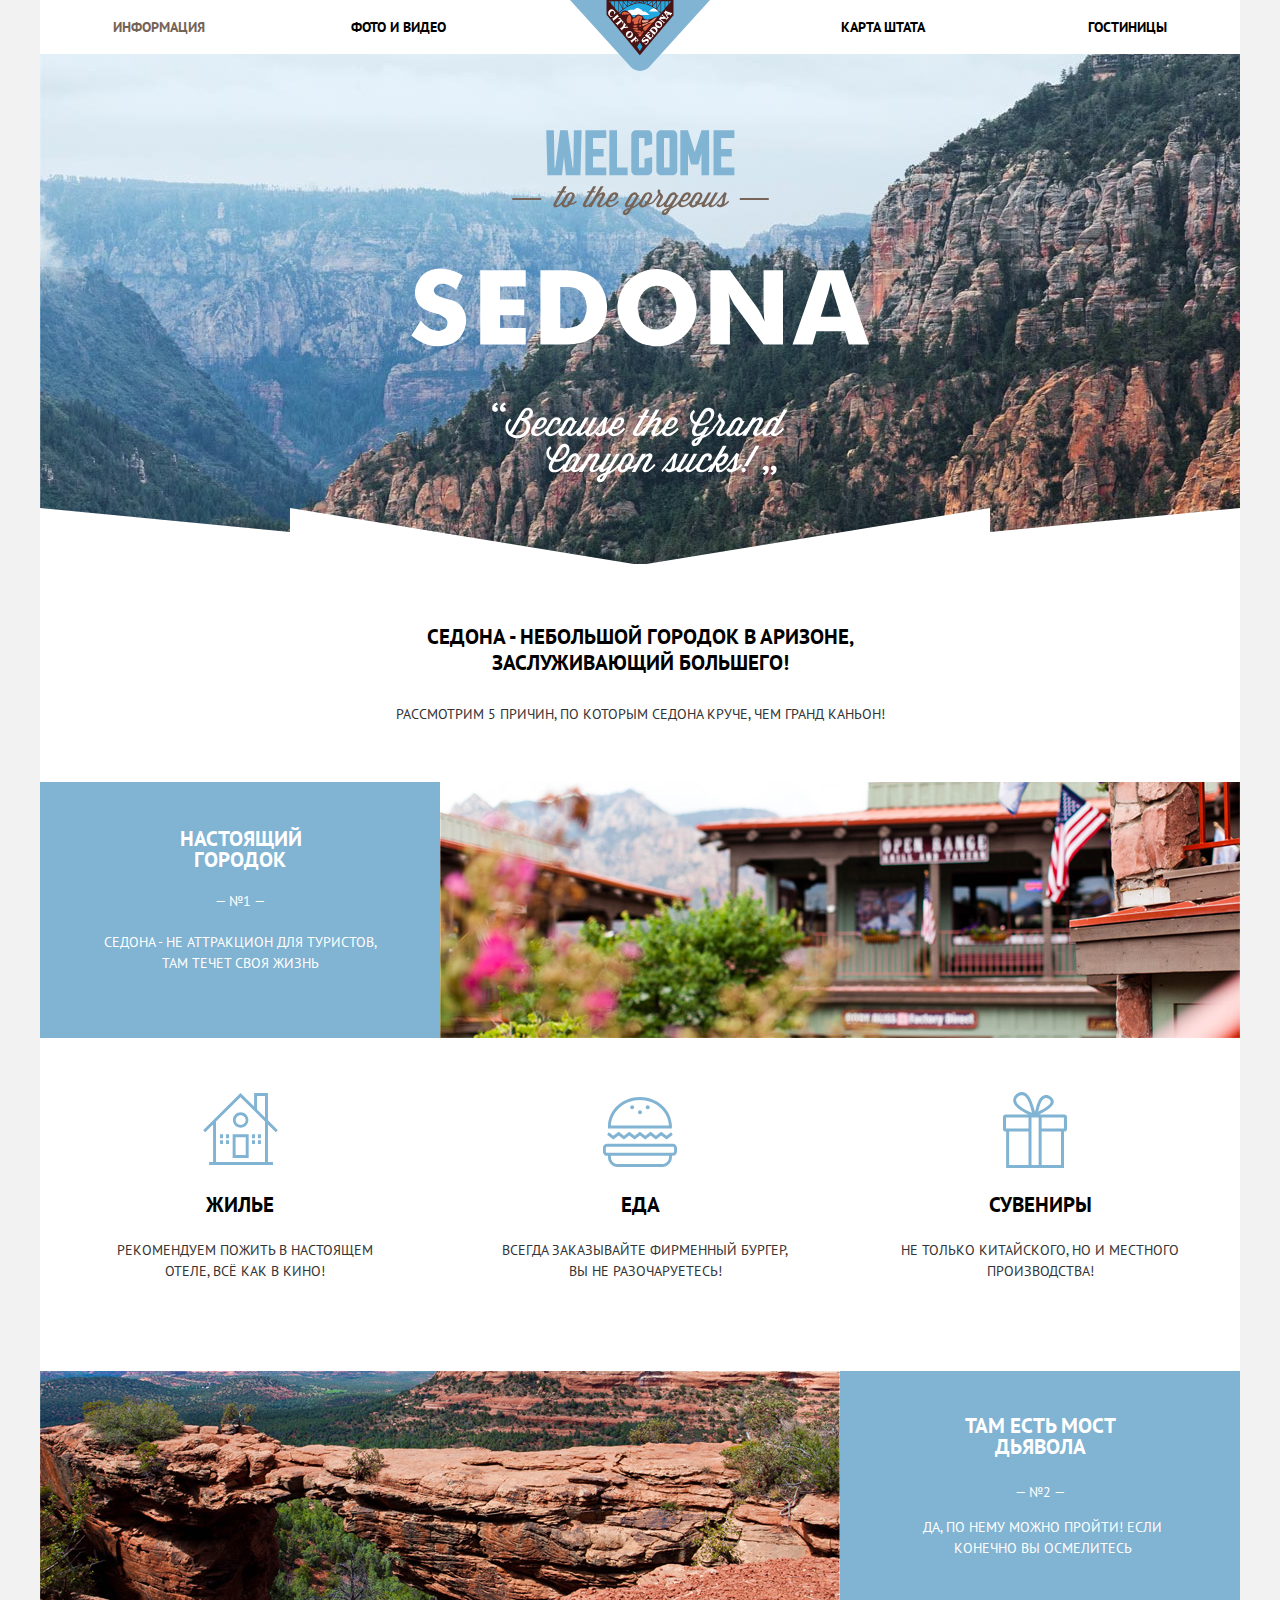
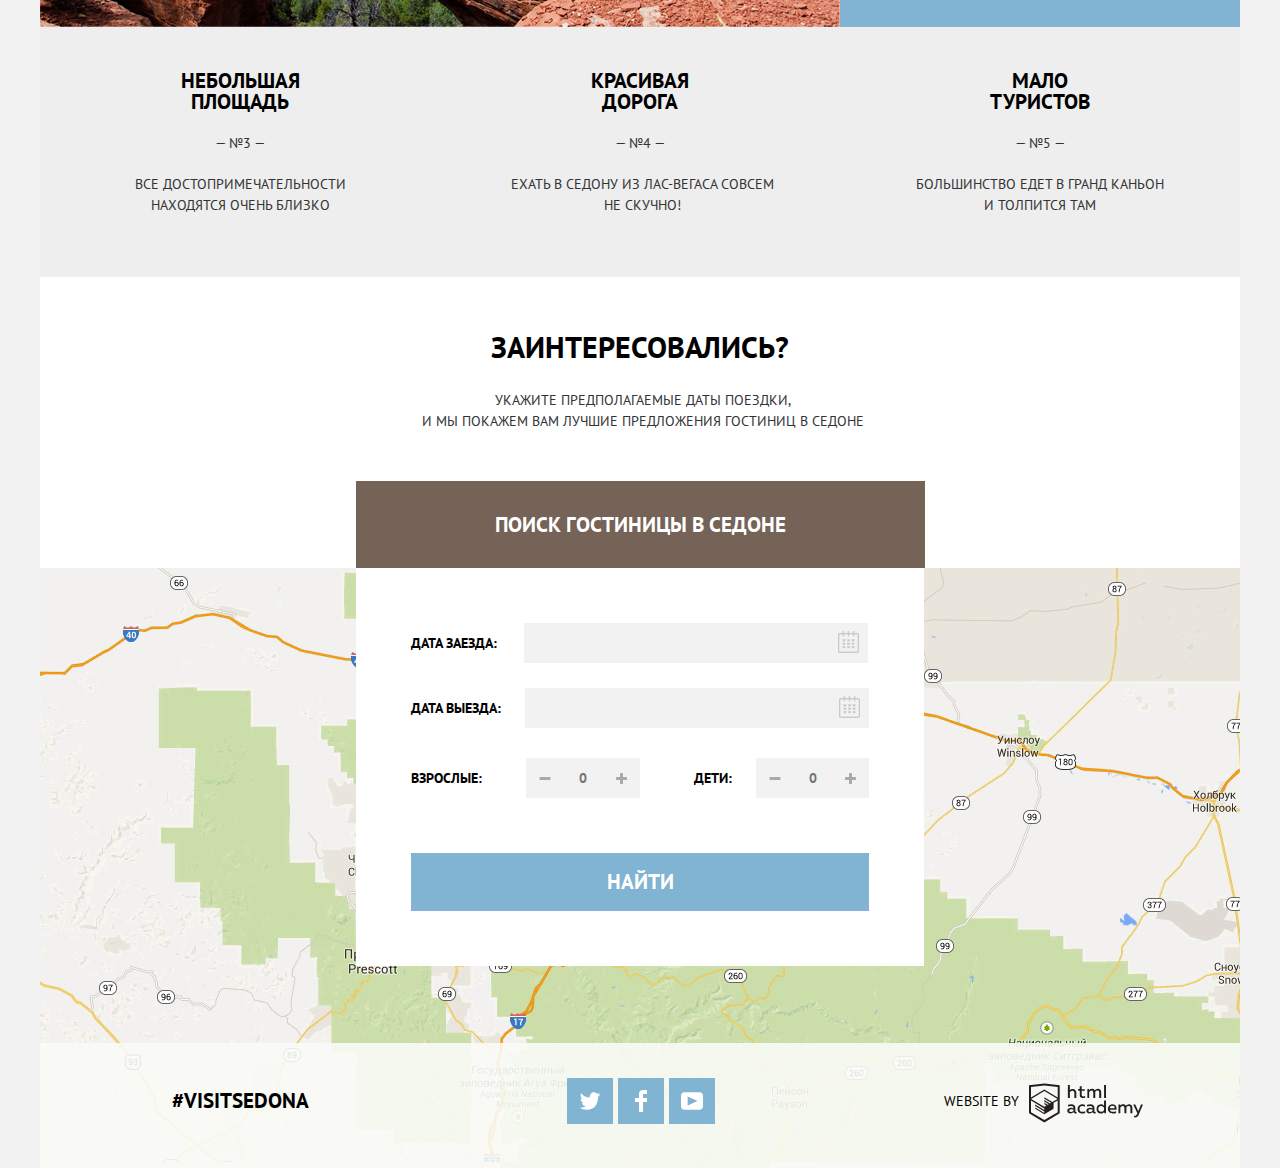
<file: index.html>
<!DOCTYPE html>
<html lang="ru">

<head>
  <meta charset="utf-8">
  <title>HTML Academy: Седона</title>
  <link href="https://fonts.googleapis.com/css?family=PT+Sans:400,700&display=swap&subset=cyrillic" rel="stylesheet">
  <link href="css/normalize.css" rel="stylesheet">
  <link href="css/style.min.css" rel="stylesheet">
</head>

<body>
  <header class="main-header container">
    <nav class="main-navigation">
      <a class="main-header-logo" href="#" tabindex="-1">
        <img src="img/logo-sedona.svg" width="140" height="72" alt="Логотип штата Седона">
      </a>
      <ul class="site-navigation">
        <li class="site-navigation-current"><a href="index.html">Информация</a></li>
        <li><a href="#media">Фото и видео</a></li>
        <li><a href="#map">Карта штата</a></li>
        <li><a href="inner.html">Гостиницы</a></li>
      </ul>
    </nav>
  </header>
  <main class="container">
    <h1 class="visually-hidden">Штат Седона</h1>
    <section class="main-photo-section">
      <h4 class="visually-hidden">Фотография Седоны</h4>
      <div class="wrapper">
        <img src="img/intro-welcome.svg" width="459" height="353" alt="Добро пожаловать в Седону">
      </div>
    </section>
    <section class="features">
      <div class="features-text">
        <h2 class="visually-hidden">Преимущества Седоны</h2>
        <p class="features-text-main">Седона - небольшой городок в Аризоне, заслуживающий большего!</p>
        <p class="features-text-p thin-text">Рассмотрим 5 причин, по которым Седона круче, чем Гранд Каньон!</p>
      </div>
      <ul class="features-list">
        <li class="feature-with-photo">
          <div class="feature-city">
            <h3>Настоящий городок</h3>
            <span class="number thin-text">&mdash; №1 &mdash;</span>
            <p class="feature-text-sedona thin-text">Седона - не аттракцион для туристов, там течет своя жизнь</p>
          </div>
          <img src="img/sedona-city.jpg" class="feature-photo" width="800" height="256" alt="Фото города Седона">
        </li>
        <li class="feature-with-photo">
          <img src="img/sedona-bridge.jpg" class="feature-photo" width="800" height="256" alt="Фото моста Дьявола">
          <div class="feature-bridge">
            <h3>Там есть мост дьявола</h3>
            <span class="number thin-text">&mdash; №2 &mdash;</span>
            <p class="feature-text-bridge thin-text">Да, по нему можно пройти! Если конечно вы осмелитесь</p>
          </div>
        </li>
        <li class="feature-item-no-photo">
          <div class="square">
            <h3>Небольшая площадь</h3>
            <span class="thin-text">&mdash; №3 &mdash;</span>
            <p class="feature-text-places thin-text">Все достопримечательности находятся очень близко</p>
          </div>
        </li>
        <li class="feature-item-no-photo">
          <div class="road">
            <h3>Красивая дорога</h3>
            <span class="thin-text">&mdash; №4 &mdash;</span>
            <p class="feature-text-road thin-text">Ехать в Седону из Лас-Вегаса совсем не скучно!</p>
          </div>
        </li>
        <li class="feature-item-no-photo">
          <div class="tourists">
            <h3>Мало туристов</h3>
            <span class="thin-text">&mdash; №5 &mdash;</span>
            <p class="feature-text-canyon thin-text">Большинство едет в Гранд Каньон и толпится там</p>
          </div>
        </li>
        <li>
          <ul class="infrastructure-list">
            <li class="infrastructure-item">
              <h3 class="accomodation-heading">Жилье</h3>
              <p class="accomodation-text thin-text">Рекомендуем пожить в настоящем отеле, всё как в кино!</p>
            </li>
            <li class="infrastructure-item">
              <h3 class="food-heading">Еда</h3>
              <p class="burger-text thin-text">Всегда заказывайте фирменный бургер, вы не разочаруетесь!</p>
            </li>
            <li class="infrastructure-item">
              <h3 class="souvenirs-heading">Сувениры</h3>
              <p class="souvenirs-text thin-text">Не только китайского, но и местного производства!</p>
            </li>
          </ul>
        </li>
      </ul>
    </section>
    <section class="search-hotel">
      <h2 class="visually-hidden">Поиск гостиницы в Седоне</h2>
      <b>Заинтересовались?</b>
      <p class="appointment-info thin-text">
        Укажите предполагаемые даты поездки,<br> и мы покажем вам лучшие предложения гостиниц в Седоне
      </p>
      <a href="hotel-form.html" class="button activate-form-btn">Поиск гостиницы в Седоне</a>
      <div class="search-form">
        <form class="appointment-form" action="https://echo.htmlacademy.ru" method="POST">
          <p class="appointment-item appointment-item-arrival-date">
            <label for="appointment-arrival-date">Дата заезда:</label>
            <input class="date-window" id="appointment-arrival-date" type="text" name="arrival" value="">
            <button class="calendar-btn-in" type="button"></button>
          </p>
          <p class="appointment-item">
            <label for="appointment-departure-date">Дата выезда:</label>
            <input class="date-window" id="appointment-departure-date" type="text" name="departure" value="">
            <button class="calendar-btn-out" type="button"></button>
          </p>
          <div class="visitors">
            <p class="appointment-item appointment-item-adults">
              <button class="btn-plus btn-plus-adults" type="button"></button>
              <label for="number-adults">Взрослые:</label>
              <input class="counter adult-numbers" id="number-adults" type="text" name="adults" placeholder="0">
              <button class="btn-minus btn-minus-adults" type="button"></button>
            </p>
            <p class="appointment-item appointment-item-children">
              <label for="number-children">Дети:</label>
              <button class="btn-plus btn-plus-children" type="button"></button>
              <input class="counter children-numbers" id="number-children" type="text" name="children" placeholder="0">
              <button class="btn-minus btn-minus-children" type="button"></button>
            </p>
          </div>
          <button class="button button-form" type="submit">Найти</button>
        </form>
      </div>
    </section>
    <section class="map-section">
      <h4 class="visually-hidden">Карта Седоны</h4>
      <iframe
        src="https://www.google.com/maps/embed?pb=!1m14!1m12!1m3!1d837404.9342197652!2d-111.80887361836645!3d34.92870225365104!2m3!1f0!2f0!3f0!3m2!1i1024!2i768!4f13.1!5e0!3m2!1sru!2slt!4v1561493719537!5m2!1sru!2slt"
        width="1200" height="594" style="border:0" allowfullscreen></iframe>
    </section>
  </main>
  <footer class="main-footer container">
    <b>#VISITSEDONA</b>
    <div class="footer-social">
      <a class="social-button social-button-twitter" href="#twitter" aria-label="Седона в Twitter">
        <svg xmlns="http://www.w3.org/2000/svg" xmlns:xlink="http://www.w3.org/1999/xlink" width="20" height="20"
          viewBox="0 0 17 15">
          <path fill="#FFF"
            d="M10.95.144c1.685-.496 2.984.27 3.577 1.179.673-.231 1.331-.481 2.011-.708a2.345 2.345 0 0 1-.857 1.768c.685.17 1.304-.491 1.304-.491-.169 1-1.006 1.788-1.563 2.024-.231 6.75-3.175 11.217-10.077 11.082h-.446c-.41 0-4.164-.46-4.898-1.887 2.271.196 3.893-.422 4.693-1.177-.96-.3-2.679-.477-2.979-2.95.349.106.564.228 1.19.119C1.705 8.247.374 7.53.448 5.33c.285.328 1.067.536 1.34.472C1.085 5.561-.182 2.442.894.85c1.818 1.854 3.735 3.606 7.152 3.773C8.254 2.33 9.183.793 10.95.144z" />
        </svg>
      </a>
      <a class="social-button social-button-facebook" href="#facebook" aria-label="Седона на Facebook">
        <svg xmlns="http://www.w3.org/2000/svg" width="18" height="22" viewBox="0 0 12 22">
          <path fill="#FFF" d="M12 4V0H8a4 4 0 0 0-4 4v4H0v4h4v10h4V12h4V8H8V4h4z" /></svg>
      </a>
      <a class="social-button social-button-youtube" href="#youtube" aria-label="Седона в Youtube">
        <svg xmlns="http://www.w3.org/2000/svg" xmlns:xlink="http://www.w3.org/1999/xlink" width="22" height="20"
          viewBox="0 0 20 16">
          <path fill="#FFF"
            d="M17 0H3C1.35 0 0 1.35 0 3v10c0 1.65 1.35 3 3 3h14c1.65 0 3-1.35 3-3V3c0-1.65-1.35-3-3-3zM6.027 11.998V4.002L15.014 8l-8.987 3.998z" />
        </svg>
      </a>
    </div>
    <p class="footer-copyright">
      <span>Website by</span>
      <a class="academy-logo" href="https://htmlacademy.ru/intensive/htmlcss" aria-label="Логотип HTML-академии">
        <svg id="Layer_1" data-name="Layer 1" xmlns="http://www.w3.org/2000/svg" width="114" height="40"
          viewBox="0 0 108.08 36.85">
          <title>logo-htmlacademy-small1</title>
          <path
            d="M44.61,26.88a2,2,0,0,0,.55-0.1v1.33a3.25,3.25,0,0,1-1.18.21,1.67,1.67,0,0,1-1.67-1,4.84,4.84,0,0,1-3.14,1.08c-1.51,0-2.91-.83-2.91-2.55,0-2.13,2-2.79,3.71-2.79a11.08,11.08,0,0,1,2.17.25v-0.3c0-1-.76-1.77-2.19-1.77a7.42,7.42,0,0,0-3,.64v-1.7a10.21,10.21,0,0,1,3.19-.55c2.36,0,3.81,1.12,3.81,3.65v3a0.54,0.54,0,0,0,.49.59h0.17Zm-6.44-1.13A1.35,1.35,0,0,0,39.63,27h0.11a3.39,3.39,0,0,0,2.41-1V24.58a9.72,9.72,0,0,0-1.81-.21c-1,0-2.16.33-2.16,1.38h0Zm12.36-6.11a5,5,0,0,1,2.57.64V22a4.08,4.08,0,0,0-2.3-.7,2.75,2.75,0,1,0,0,5.49,5,5,0,0,0,2.43-.64v1.71a6.27,6.27,0,0,1-2.76.57A4.21,4.21,0,0,1,46,24.51q0-.21,0-0.41a4.32,4.32,0,0,1,4.18-4.46h0.38Zm12.17,7.24a2,2,0,0,0,.55-0.1v1.33a3.25,3.25,0,0,1-1.18.21,1.67,1.67,0,0,1-1.67-1,4.84,4.84,0,0,1-3.14,1.08c-1.51,0-2.91-.83-2.91-2.55,0-2.13,2-2.79,3.71-2.79a11.08,11.08,0,0,1,2.17.25v-0.3c0-1-.76-1.77-2.19-1.77a7.42,7.42,0,0,0-3,.64v-1.7a10.21,10.21,0,0,1,3.19-.55c2.36,0,3.81,1.12,3.81,3.65v3a0.54,0.54,0,0,0,.49.59h0.17Zm-6.44-1.13A1.35,1.35,0,0,0,57.73,27h0.11a3.39,3.39,0,0,0,2.41-1V24.58a9.72,9.72,0,0,0-1.81-.21c-1.06,0-2.16.33-2.16,1.38h0ZM73,16V28.2H71.35V26.88a3.88,3.88,0,0,1-3.19,1.54,4.4,4.4,0,0,1,0-8.78,3.81,3.81,0,0,1,3,1.3V16H73Zm-4.53,5.22a2.76,2.76,0,1,0,0,5.52A2.86,2.86,0,0,0,71.15,25V23A2.91,2.91,0,0,0,68.49,21.27ZM79,19.64c3.31,0,4.46,2.68,3.92,5.09H76.7c0.21,1.5,1.67,2.11,3.19,2.11a6.11,6.11,0,0,0,2.64-.59v1.6a7.14,7.14,0,0,1-3,.57C77,28.42,74.78,27,74.78,24a4.18,4.18,0,0,1,4-4.39H79Zm0.09,1.54a2.28,2.28,0,0,0-2.44,2.1v0.06H81.3A2,2,0,0,0,79.13,21.18Zm5.73,7V19.87h1.65v1a3.81,3.81,0,0,1,2.78-1.27A2.86,2.86,0,0,1,91.89,21a4.12,4.12,0,0,1,2.91-1.33A3.06,3.06,0,0,1,98,23V28.2h-1.9V23.05a1.59,1.59,0,0,0-1.42-1.75H94.42a2.8,2.8,0,0,0-2.07,1.12V28.2h-1.9V23.05A1.59,1.59,0,0,0,89,21.31H88.8a3,3,0,0,0-2.21,1.29v5.63H84.86Zm21.31-8.33h1.9l-3.91,9.46c-0.9,2.17-2.09,2.86-3.35,2.86a4.76,4.76,0,0,1-1.1-.14V30.46a2.86,2.86,0,0,0,.85.12c0.9,0,1.58-.64,2.07-1.9l0.17-.42-4-8.4h2l2.86,6.29ZM38.73,1.46V6.22a3.81,3.81,0,0,1,2.7-1.14,3.25,3.25,0,0,1,3.44,3.4v5.15H43V8.72a1.81,1.81,0,0,0-1.61-2h-0.3a2.93,2.93,0,0,0-2.32,1.39v5.52h-1.9V1.46h1.9ZM49.94,2.31v3h3V6.91h-3v3.81c0,1.1.5,1.46,1.58,1.46a4.49,4.49,0,0,0,1.69-.33v1.6A6.8,6.8,0,0,1,51,13.8a2.55,2.55,0,0,1-2.86-2.74V6.89H46.58V5.26h1.5V2.74Zm5.4,11.31V5.28H57v1A3.81,3.81,0,0,1,59.77,5a2.86,2.86,0,0,1,2.6,1.33A4.12,4.12,0,0,1,65.28,5,3.06,3.06,0,0,1,68.44,8.4v5.21h-1.9V8.46a1.59,1.59,0,0,0-1.42-1.75H64.89a2.8,2.8,0,0,0-2.07,1.12v5.78h-1.9V8.46A1.59,1.59,0,0,0,59.5,6.71H59.27A3,3,0,0,0,57.06,8v5.63H55.34ZM71.17,1.45H73V13.6H71.17V1.45ZM14.71,0H14.55L0,1.54V28.21l14.55,8.66,14.55-8.66V1.54Zm12.5,27.1L14.55,34.64,1.9,27.12V16.18l12.59,7.5V25L5.86,19.9v1.31l8.68,5.21v1.39L5.87,22.65V24l8.68,5.21,8.75-5.24V18.31L27.2,16V27.12Zm0-12.53-3.48,2-1.6,1L14.51,13v1.31L21,18.23H21l-0.14.09-1,.54-5.37-3.2V17l4.24,2.52-1,.67-3.2-1.9v1.31l2.1,1.24L14.5,22.1,2,14.65,14.51,7.11Zm0-1.32L14.49,5.76,1.91,13.25v-10L14.56,1.92,27.21,3.25v10h0Z"
            transform="translate(0 -0.02)" fill="#231f20" />
        </svg>
      </a>
    </p>
  </footer>
  <script src="js/script.min.js"></script>
</body>

</html>
</file>
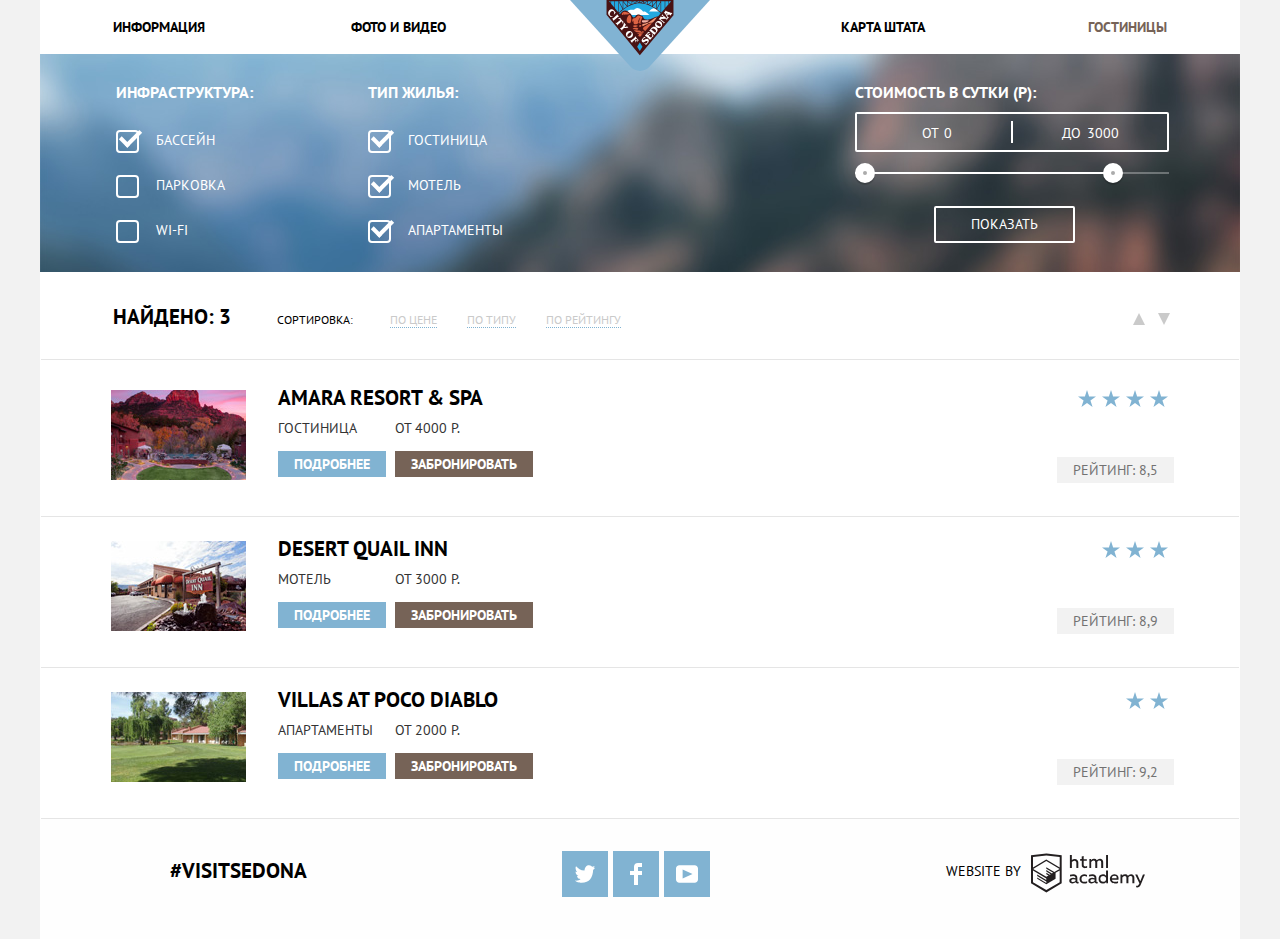
<file: inner.html>
<!DOCTYPE html>
<html lang="ru">

<head>
  <meta charset="utf-8">
  <title>HTML Academy: Седона</title>
  <link href="https://fonts.googleapis.com/css?family=PT+Sans:400,700&display=swap&subset=cyrillic" rel="stylesheet">
  <link href="css/normalize.css" rel="stylesheet">
  <link href="css/style.min.css" rel="stylesheet">
</head>

<body>
  <header class="main-header container">
    <nav class="main-navigation">
      <a class="main-header-logo" href="index.html">
        <img src="img/logo-sedona.svg" width="140" height="72" alt="Логотип штата Седона">
      </a>
      <ul class="site-navigation">
        <li><a href="index.html">Информация</a></li>
        <li><a href="#media">Фото и видео</a></li>
        <li><a href="#map">Карта штата</a></li>
        <li class="site-navigation-current"><a href="inner.html">Гостиницы</a></li>
      </ul>
    </nav>
  </header>
  <main class="container">
    <h1 class="page-title visually-hidden">Гостиницы в Седоне</h1>
    <section class="filters">
      <h2 class="visually-hidden">Фильтр гостиниц</h2>
      <form class="filter" method="GET" action="https://echo.htmlacademy.ru">
        <div class="fieldsets">
          <fieldset>
            <legend>Инфраструктура:</legend>
            <ul>
              <li class="filter-option">
                <input class="visually-hidden filter-input filter-input checkbox" type="checkbox" name="swimming"
                  id="filter-swimming" checked>
                <label for="filter-swimming">Бассейн</label>
              </li>
              <li class="filter-option">
                <input class="visually-hidden filter-input filter-input checkbox" type="checkbox" id="filter-parking"
                  name="parking">
                <label for="filter-parking">Парковка</label>
              </li>
              <li class="filter-option">
                <input class="visually-hidden filter-input filter-input checkbox" type="checkbox" id="filter-wi-fi"
                  name="wi-fi">
                <label for="filter-wi-fi">Wi-fi</label>
              </li>
            </ul>
          </fieldset>
          <fieldset>
            <legend>Тип жилья:</legend>
            <ul>
              <li class="filter-option">
                <input class="visually-hidden filter-input filter-input checkbox" type="checkbox" name="hotel"
                  id="filter-hotel" checked>
                <label for="filter-hotel">Гостиница</label>
              </li>
              <li class="filter-option">
                <input class="visually-hidden filter-input filter-input checkbox" type="checkbox" name="motel"
                  id="filter-motel" checked>
                <label for="filter-motel">Мотель</label>
              </li>
              <li class="filter-option">
                <input class="visually-hidden filter-input filter-input checkbox" type="checkbox" name="apartment"
                  id="filter-apartment" checked>
                <label for="filter-apartment">Апартаменты</label>
              </li>
            </ul>
          </fieldset>
        </div>
        <div class="filter-range">
          <div class="filter-range-title">Стоимость в сутки (р):</div>
          <div class="price-controls">
            <label class="min-price">от <input type="text" name="min-price" value="0"></label>
            <label class="max-price">до <input type="text" name="max-price" value="3000"></label>
          </div>
          <div class="range-controls">
            <div class="scale">
              <div class="bar"></div>
            </div>
            <div class="range-toggle range-toggle-min"></div>
            <div class="range-toggle range-toggle-max"></div>
          </div>
          <button class="btn-transparent" type="submit">Показать</button>
        </div>
      </form>
    </section>
    <section class="sort">
      <h2 class="visually-hidden">Сортировка гостиниц</h2>
      <p class="sort-find">Найдено: 3</p>
      <p class="sort-title">Сортировка:</p>
      <ul class="sort by">
        <li class="price-sort">
          <a class="passive-sort" href="#">По цене</a>
        </li>
        <li class="type-sort">
          <a class="passive-sort" href="#">По типу</a>
        </li>
        <li class="rate-sort">
          <a class="passive-sort" href="#">По рейтингу</a>
        </li>
      </ul>
      <div class="sort-arrows">
        <a class="sort-arrow-up" href="#" aria-label="Сортировка по убыванию"></a>
        <a class="sort-arrow-down" href="#" aria-label="Сортировка по возрастанию"></a>
      </div>
    </section>
    <section class="catalog">
      <h2 class="visually-hidden">Список гостиниц в Седоне</h2>
      <ul class="catalog-list">
        <li class="catalog-item">
          <div class="catalog-item-image">
            <a href="#">
              <img src="img/amara-resort-spa.jpg" width="135" height="90" alt="Гостиница Amara Resort & Spa">
            </a>
          </div>
          <div class="text-about-hotel">
            <a class="item-title" href="#">
              <h3>Amara Resort & Spa</h3>
            </a>
            <p class="catalog-item-price">
              <span class="catalog-category">Гостиница</span>
              <span class="catalog-price">От 4000 Р.</span>
            </p>
            <p class="buttons-hotels">
              <a class="button-more" href="#">Подробнее</a>
              <a class="button-book" href="#">Забронировать</a>
            </p>
          </div>
          <div class="hotel-rate">
            <p class="visually-hidden">Рейтинг отеля 4 здвезды</p>
            <ul class="hotel-stars">
              <li class="star"></li>
              <li class="star"></li>
              <li class="star"></li>
              <li class="star"></li>
            </ul>
            <div class="catalog-item-rate">
              <span class="rate">Рейтинг: 8,5</span>
            </div>
          </div>
        </li>
        <li class="catalog-item">
          <div class="catalog-item-image">
            <a href="">
              <img src="img/desert-quail-inn.jpg" width="135" height="90" alt="Гостиница Desert Quail Inn">
            </a>
          </div>
          <div class="text-about-hotel">
            <a class="item-title" href="#">
              <h3>Desert Quail Inn</h3>
            </a>
            <p class="catalog-item-price">
              <span class="catalog-category">Мотель</span>
              <span class="catalog-price">От 3000 Р.</span>
            </p>
            <p class="buttons-hotels">
              <a class="button-more" href="#">Подробнее</a>
              <a class="button-book" href="#">Забронировать</a>
            </p>
          </div>
          <div class="hotel-rate">
            <p class="visually-hidden">Рейтинг отеля 3 здвезды</p>
            <ul class="hotel-stars">
              <li class="star"></li>
              <li class="star"></li>
              <li class="star"></li>
            </ul>
            <div class="catalog-item-rate">
              <span class="rate">Рейтинг: 8,9</span>
            </div>
          </div>
        </li>
        <li class="catalog-item">
          <div class="catalog-item-image">
            <a href="">
              <img src="img/villas-at-poco-diablo.jpg" width="135" height="90" alt="Гостиница Villas At Poco Diablo">
            </a>
          </div>
          <div class="text-about-hotel">
            <a class="item-title" href="#">
              <h3>Villas At Poco Diablo</h3>
            </a>
            <p class="catalog-item-price">
              <span class="catalog-category">Апартаменты</span>
              <span class="catalog-price">От 2000 Р.</span>
            </p>
            <p class="buttons-hotels">
              <a class="button-more" href="#">Подробнее</a>
              <a class="button-book" href="#">Забронировать</a>
            </p>
          </div>
          <div class="hotel-rate">
            <p class="visually-hidden">Рейтинг отеля 2 здвезды</p>
            <ul class="hotel-stars">
              <li class="star"></li>
              <li class="star"></li>
            </ul>
            <div class="catalog-item-rate">
              <span class="rate">Рейтинг: 9,2</span>
            </div>
          </div>
        </li>
      </ul>
    </section>
  </main>
  <footer class="main-footer main-footer-inner container">
    <b>#VISITSEDONA</b>
    <div class="footer-social">
      <a class="social-button social-button-twitter" href="#twitter" aria-label="Седона в Twitter">
        <svg xmlns="http://www.w3.org/2000/svg" xmlns:xlink="http://www.w3.org/1999/xlink" width="20" height="20"
          viewBox="0 0 17 15">
          <path fill="#FFF"
            d="M10.95.144c1.685-.496 2.984.27 3.577 1.179.673-.231 1.331-.481 2.011-.708a2.345 2.345 0 0 1-.857 1.768c.685.17 1.304-.491 1.304-.491-.169 1-1.006 1.788-1.563 2.024-.231 6.75-3.175 11.217-10.077 11.082h-.446c-.41 0-4.164-.46-4.898-1.887 2.271.196 3.893-.422 4.693-1.177-.96-.3-2.679-.477-2.979-2.95.349.106.564.228 1.19.119C1.705 8.247.374 7.53.448 5.33c.285.328 1.067.536 1.34.472C1.085 5.561-.182 2.442.894.85c1.818 1.854 3.735 3.606 7.152 3.773C8.254 2.33 9.183.793 10.95.144z" />
        </svg>
      </a>
      <a class="social-button social-button-facebook" href="#facebook" aria-label="Седона на Facebook">
        <svg xmlns="http://www.w3.org/2000/svg" width="18" height="22" viewBox="0 0 12 22">
          <path fill="#FFF" d="M12 4V0H8a4 4 0 0 0-4 4v4H0v4h4v10h4V12h4V8H8V4h4z" /></svg>
      </a>
      <a class="social-button social-button-youtube" href="#youtube" aria-label="Седона в Youtube">
        <svg xmlns="http://www.w3.org/2000/svg" xmlns:xlink="http://www.w3.org/1999/xlink" width="22" height="20"
          viewBox="0 0 20 16">
          <path fill="#FFF"
            d="M17 0H3C1.35 0 0 1.35 0 3v10c0 1.65 1.35 3 3 3h14c1.65 0 3-1.35 3-3V3c0-1.65-1.35-3-3-3zM6.027 11.998V4.002L15.014 8l-8.987 3.998z" />
        </svg>
      </a>
    </div>
    <p class="footer-copyright">
      <span>Website by</span>
      <a class="academy-logo" href="https://htmlacademy.ru/intensive/htmlcss" aria-label="Логотип HTML-академии">
        <svg id="Layer_1" data-name="Layer 1" xmlns="http://www.w3.org/2000/svg" width="114" height="40"
          viewBox="0 0 108.08 36.85">
          <title>logo-htmlacademy-small1</title>
          <path
            d="M44.61,26.88a2,2,0,0,0,.55-0.1v1.33a3.25,3.25,0,0,1-1.18.21,1.67,1.67,0,0,1-1.67-1,4.84,4.84,0,0,1-3.14,1.08c-1.51,0-2.91-.83-2.91-2.55,0-2.13,2-2.79,3.71-2.79a11.08,11.08,0,0,1,2.17.25v-0.3c0-1-.76-1.77-2.19-1.77a7.42,7.42,0,0,0-3,.64v-1.7a10.21,10.21,0,0,1,3.19-.55c2.36,0,3.81,1.12,3.81,3.65v3a0.54,0.54,0,0,0,.49.59h0.17Zm-6.44-1.13A1.35,1.35,0,0,0,39.63,27h0.11a3.39,3.39,0,0,0,2.41-1V24.58a9.72,9.72,0,0,0-1.81-.21c-1,0-2.16.33-2.16,1.38h0Zm12.36-6.11a5,5,0,0,1,2.57.64V22a4.08,4.08,0,0,0-2.3-.7,2.75,2.75,0,1,0,0,5.49,5,5,0,0,0,2.43-.64v1.71a6.27,6.27,0,0,1-2.76.57A4.21,4.21,0,0,1,46,24.51q0-.21,0-0.41a4.32,4.32,0,0,1,4.18-4.46h0.38Zm12.17,7.24a2,2,0,0,0,.55-0.1v1.33a3.25,3.25,0,0,1-1.18.21,1.67,1.67,0,0,1-1.67-1,4.84,4.84,0,0,1-3.14,1.08c-1.51,0-2.91-.83-2.91-2.55,0-2.13,2-2.79,3.71-2.79a11.08,11.08,0,0,1,2.17.25v-0.3c0-1-.76-1.77-2.19-1.77a7.42,7.42,0,0,0-3,.64v-1.7a10.21,10.21,0,0,1,3.19-.55c2.36,0,3.81,1.12,3.81,3.65v3a0.54,0.54,0,0,0,.49.59h0.17Zm-6.44-1.13A1.35,1.35,0,0,0,57.73,27h0.11a3.39,3.39,0,0,0,2.41-1V24.58a9.72,9.72,0,0,0-1.81-.21c-1.06,0-2.16.33-2.16,1.38h0ZM73,16V28.2H71.35V26.88a3.88,3.88,0,0,1-3.19,1.54,4.4,4.4,0,0,1,0-8.78,3.81,3.81,0,0,1,3,1.3V16H73Zm-4.53,5.22a2.76,2.76,0,1,0,0,5.52A2.86,2.86,0,0,0,71.15,25V23A2.91,2.91,0,0,0,68.49,21.27ZM79,19.64c3.31,0,4.46,2.68,3.92,5.09H76.7c0.21,1.5,1.67,2.11,3.19,2.11a6.11,6.11,0,0,0,2.64-.59v1.6a7.14,7.14,0,0,1-3,.57C77,28.42,74.78,27,74.78,24a4.18,4.18,0,0,1,4-4.39H79Zm0.09,1.54a2.28,2.28,0,0,0-2.44,2.1v0.06H81.3A2,2,0,0,0,79.13,21.18Zm5.73,7V19.87h1.65v1a3.81,3.81,0,0,1,2.78-1.27A2.86,2.86,0,0,1,91.89,21a4.12,4.12,0,0,1,2.91-1.33A3.06,3.06,0,0,1,98,23V28.2h-1.9V23.05a1.59,1.59,0,0,0-1.42-1.75H94.42a2.8,2.8,0,0,0-2.07,1.12V28.2h-1.9V23.05A1.59,1.59,0,0,0,89,21.31H88.8a3,3,0,0,0-2.21,1.29v5.63H84.86Zm21.31-8.33h1.9l-3.91,9.46c-0.9,2.17-2.09,2.86-3.35,2.86a4.76,4.76,0,0,1-1.1-.14V30.46a2.86,2.86,0,0,0,.85.12c0.9,0,1.58-.64,2.07-1.9l0.17-.42-4-8.4h2l2.86,6.29ZM38.73,1.46V6.22a3.81,3.81,0,0,1,2.7-1.14,3.25,3.25,0,0,1,3.44,3.4v5.15H43V8.72a1.81,1.81,0,0,0-1.61-2h-0.3a2.93,2.93,0,0,0-2.32,1.39v5.52h-1.9V1.46h1.9ZM49.94,2.31v3h3V6.91h-3v3.81c0,1.1.5,1.46,1.58,1.46a4.49,4.49,0,0,0,1.69-.33v1.6A6.8,6.8,0,0,1,51,13.8a2.55,2.55,0,0,1-2.86-2.74V6.89H46.58V5.26h1.5V2.74Zm5.4,11.31V5.28H57v1A3.81,3.81,0,0,1,59.77,5a2.86,2.86,0,0,1,2.6,1.33A4.12,4.12,0,0,1,65.28,5,3.06,3.06,0,0,1,68.44,8.4v5.21h-1.9V8.46a1.59,1.59,0,0,0-1.42-1.75H64.89a2.8,2.8,0,0,0-2.07,1.12v5.78h-1.9V8.46A1.59,1.59,0,0,0,59.5,6.71H59.27A3,3,0,0,0,57.06,8v5.63H55.34ZM71.17,1.45H73V13.6H71.17V1.45ZM14.71,0H14.55L0,1.54V28.21l14.55,8.66,14.55-8.66V1.54Zm12.5,27.1L14.55,34.64,1.9,27.12V16.18l12.59,7.5V25L5.86,19.9v1.31l8.68,5.21v1.39L5.87,22.65V24l8.68,5.21,8.75-5.24V18.31L27.2,16V27.12Zm0-12.53-3.48,2-1.6,1L14.51,13v1.31L21,18.23H21l-0.14.09-1,.54-5.37-3.2V17l4.24,2.52-1,.67-3.2-1.9v1.31l2.1,1.24L14.5,22.1,2,14.65,14.51,7.11Zm0-1.32L14.49,5.76,1.91,13.25v-10L14.56,1.92,27.21,3.25v10h0Z"
            transform="translate(0 -0.02)" fill="#231f20" />
        </svg>
      </a>
    </p>
  </footer>
  <script src="js/script.min.js"></script>
</body>

</html>
</file>
<file: css/style.min.css>
@-webkit-keyframes wow{0%{-webkit-transform:rotate(0deg);transform:rotate(0deg)}to{-webkit-transform:rotate(360deg);transform:rotate(360deg)}}@keyframes wow{0%{-webkit-transform:translateY(-40px);transform:translateY(-40px)}to{-webkit-transform:translateY(0);transform:translateY(0)}}@-webkit-keyframes shake{0%,to{-webkit-transform:translateX(0);transform:translateX(0)}10%,30%,50%,70%,90%{-webkit-transform:translateX(-10px);transform:translateX(-10px)}20%,40%,60%,80%{-webkit-transform:translateX(10px);transform:translateX(10px)}}@keyframes shake{0%,to{-webkit-transform:translateX(0);transform:translateX(0)}10%,30%,50%,70%,90%{-webkit-transform:translateX(-10px);transform:translateX(-10px)}20%,40%,60%,80%{-webkit-transform:translateX(10px);transform:translateX(10px)}}.main-navigation,body{font-size:14px;font-weight:700}body{margin:0;font-family:"PT Sans",Arial,sens-serif;text-transform:uppercase;min-width:1200px;line-height:21px;background-color:#f2f2f2}a{text-decoration:none}img{max-width:100%;height:auto}.main-navigation{line-height:26px;color:#000;background-color:#fff;display:-webkit-box;display:-ms-flexbox;display:flex;-webkit-box-orient:horizontal;-webkit-box-direction:normal;-ms-flex-direction:row;flex-direction:row;-ms-flex-pack:distribute;justify-content:space-around;-ms-flex-wrap:nowrap;flex-wrap:nowrap;-webkit-box-align:center;-ms-flex-align:center;align-items:center;position:relative}.container{margin:0 auto;width:1200px}.site-navigation{list-style:none;margin-left:0;padding:0;display:-webkit-box;display:-ms-flexbox;display:flex;-webkit-box-orient:horizontal;-webkit-box-direction:normal;-ms-flex-direction:row;flex-direction:row;width:100%;-ms-flex-pack:distribute;justify-content:space-around}.site-navigation li:nth-child(2){margin-right:250px}.site-navigation li:nth-child(3){margin-right:17px}.site-navigation a{color:#000}.main-header-logo{z-index:10;top:0;position:absolute;left:530px}.features{margin-top:-218px}.features-text-main{text-align:center;font-size:21px;line-height:26px;margin:63px auto -15px;width:445px}.features-text{background-color:#fff;display:inline-block;width:1200px;vertical-align:center}.features-text-p{text-align:center;font-size:14px;line-height:26px;margin-top:40px;margin-bottom:55px}.feature-bridge{width:400px}.feature-with-photo{background-color:#81b3d2}.feature-item-no-photo,.feature-with-photo,.features-list{margin:0;padding:0;display:-webkit-box;display:-ms-flexbox;display:flex}.features-list{list-style:none;-ms-flex-wrap:wrap;flex-wrap:wrap;text-align:center}.feature-item-no-photo,.feature-with-photo{min-height:250px;-webkit-box-align:center;-ms-flex-align:center;align-items:center;width:1200px}.feature-item-no-photo{background-color:#eee;-webkit-box-pack:justify;-ms-flex-pack:justify;justify-content:space-between;width:400px;-webkit-box-ordinal-group:5;-ms-flex-order:4;order:4}.feature-item h3{font-size:21px;line-height:21px}.feature-item-no-photo h3,.feature-with-photo h3{width:120px;margin-left:140px;font-size:21px;line-height:21px}.road,.square,.tourists{margin-top:-25px}.feature-with-photo h3,.feature-with-photo p,.feature-with-photo span{color:#fff;text-align:center}.feature-bridge h3{width:151px;margin:-10px auto 25px}.thin-text{color:#333;font-weight:400}.features li:nth-child(1){-webkit-box-ordinal-group:2;-ms-flex-order:1;order:1}.features li:nth-child(6){-webkit-box-ordinal-group:3;-ms-flex-order:2;order:2}.features li:nth-child(2){-webkit-box-ordinal-group:4;-ms-flex-order:3;order:3}.infrastructure-list{list-style:none;display:-webkit-box;display:-ms-flexbox;display:flex;-webkit-box-pack:start;-ms-flex-pack:start;justify-content:flex-start;margin:0;padding:0;-ms-flex-wrap:wrap;flex-wrap:wrap}.infrastructure-item,.search-hotel{text-align:center;background-color:#fff}.infrastructure-item{font-size:14px;line-height:21px;-webkit-box-ordinal-group:4;-ms-flex-order:3;order:3;width:400px;padding:130px 0 0;position:relative}.infrastructure-item h3{font-size:21px;line-height:21px;padding-top:5px;margin-bottom:25px}.search-hotel{padding-top:52px;padding-bottom:30px}.search-hotel b{font-size:30px;line-height:36px}.appointment-info{margin-top:25px;margin-bottom:80px;width:445px;margin-left:380px}.appointment-form{background:#fff;width:568px;margin:0 auto;min-height:396px;display:-webkit-box;display:-ms-flexbox;display:flex;-ms-flex-wrap:wrap;flex-wrap:wrap;-webkit-box-pack:justify;-ms-flex-pack:justify;justify-content:space-between}.button{font:inherit;vertical-align:middle;text-transform:uppercase;text-align:center;border:0}.activate-form-btn{width:568px;background-color:#766357;color:#fff;font-size:21px;text-align:center;line-height:26px;margin:0 auto;padding:30px 139px}.activate-form-btn:focus,.activate-form-btn:hover{background-color:#604e43}.activate-form-btn:active{background-color:#503e33;color:#928a85}.button-form{width:460px;min-height:58px;background-color:#81b3d2;text-transform:uppercase;font-size:21px;font-weight:700;font-style:normal;font-stretch:normal;line-height:26px;letter-spacing:normal;text-align:center;color:#fff;margin:55px}.button-form:focus,.button-form:hover{background-color:#669ec0}.button-form:active{color:#94b9d2;background-color:#5496bd}.appointment-item input{font:inherit;background-color:#f2f2f2;border:0;font-size:14px;line-height:26px;padding-top:7px;padding-bottom:7px;padding-left:10px;-webkit-box-sizing:border-box;box-sizing:border-box;width:344px;min-height:38px}.appointment-item input:hover{background-color:#ebebeb}.appointment-item input:focus{background-color:#fff;outline:2px solid #e5e5e5}.map-section{width:1200px;position:relative;margin:0 auto;z-index:2;background-color:#f2f1ef;background-image:url(../img/map.jpg)}.main-footer,.social-button{display:-webkit-box;display:-ms-flexbox;display:flex;-webkit-box-orient:horizontal;-webkit-box-direction:normal;-ms-flex-direction:row;flex-direction:row;-webkit-box-align:center;-ms-flex-align:center;align-items:center}.main-footer{color:#000;background-color:rgba(249,251,246,.9);background-position:0 0;background-repeat:no-repeat;-ms-flex-wrap:nowrap;flex-wrap:nowrap;-webkit-box-sizing:border-box;box-sizing:border-box;margin:-125px auto auto;padding:30px 25px 15px;z-index:3;position:relative;width:1200px;-ms-flex-pack:distribute;justify-content:space-around}.main-footer .footer-social{margin-bottom:25px;margin-right:20px;margin-left:115px}.social-button{width:46px;height:46px;background-color:#81b3d2;margin-right:5px;-webkit-box-pack:center;-ms-flex-pack:center;justify-content:center}.social-button:focus,.social-button:hover{background-color:#669ec0}.social-button:active{background-color:#5496bd}.social-button:active path{fill:#88b6d1}.footer-copyright,.footer-social{display:-webkit-box;display:-ms-flexbox;display:flex;-webkit-box-align:center;-ms-flex-align:center;align-items:center}.main-footer b{font-size:21px;line-height:26px;margin-left:35px;margin-bottom:25px}.footer-copyright{margin-left:60px;margin-top:10px}.footer-copyright span{font-size:14px;line-height:26px;font-weight:400;vertical-align:middle;margin-right:10px;margin-bottom:20px}.footer-copyright a{margin-bottom:10px}.academy-logo:focus path,.academy-logo:hover path{fill:#81b3d2}.academy-logo:active path{fill:#bdbbbc}.visually-hidden{position:absolute;clip:rect(0 0 0 0);width:1px;height:1px;margin:-1px}.filter{display:-webkit-box;display:-ms-flexbox;display:flex;-ms-flex-pack:distribute;justify-content:space-around;-ms-flex-wrap:wrap;flex-wrap:wrap}.filter ul{list-style:none;margin-left:-15px}.filters{background:url(../img/background-filter.jpg) #436b8e;min-height:160px;padding-top:25px}.filter fieldset{border:0;margin-left:40px}.fieldsets{display:-webkit-box;display:-ms-flexbox;display:flex;-webkit-box-pack:justify;-ms-flex-pack:justify;justify-content:space-between;margin-left:25px;margin-right:auto;width:450px;margin-top:3px}.filter legend{font-size:16px;line-height:21px;color:#fff}.filter-option label{font-size:14px;line-height:21px;display:inline-block;padding:8px 0;position:relative;vertical-align:center}.filter-option{position:relative;margin-left:15px;margin-top:8px}.filter-option label,.price-control label{color:#fff;font-weight:400}.price-control{border:2px solid #fff;padding:10px 50px 10px 64px}.main-navigation a:hover{color:#cadeeb}.main-navigation a:focus{color:#cadeeb}.main-navigation a:active{color:#cacaca}.site-navigation-current a{color:#766357}.filter-input:disabled+label{color:#000;opacity:.5}.button-form-filter{background-color:transparent;border:2px solid #fff;color:#fff;padding:10px 30px;margin-top:55px;margin-left:130px;font-size:14px;line-height:26px;text-transform:uppercase;margin-bottom:33px}.button-form-filter:hover{background-color:#fff;color:#000;border:0;padding:12px 32px}.sort-find{font-size:21px;line-height:26px;font-weight:700;margin-left:73px}.passive-sort,.sort-title{font-size:12px;line-height:18px;font-weight:400}.sort-title{margin-top:-40px;margin-left:237px}.passive-sort{color:#cacaca;border-bottom:1px dotted #81b3d2}.item-title:hover h3,.passive-sort:hover{color:#81b3d2}.passive-sort:focus{color:#000;border:0}.passive-sort:active{color:#81b3d2;border:0}.sort ul{list-style:none;padding:0;display:-webkit-box;display:-ms-flexbox;display:flex;-ms-flex-wrap:wrap;flex-wrap:wrap;text-align:center;margin:-32px 0 0 350px}.sort{background:#fff;padding-top:11px;padding-bottom:14px}.catalog h3{font-size:21px;line-height:26px;font-weight:700;color:#000;margin:0 auto}.text-about-hotel{padding:25px 0;margin-left:-8px}.buttons-hotels{margin-top:15px}.catalog-item,.catalog-item-price{display:-webkit-box;display:-ms-flexbox;display:flex}.catalog-item{border:1px solid #e5e5e5;border-left:none;border-right:none;padding-left:30px}.catalog-item-price{margin-top:7px}.catalog-item-image{padding:30px 40px}.catalog-item:nth-child(2),.catalog-item:nth-child(3){border-top:none;margin-top:-8px;padding-top:2px}.catalog-category,.catalog-price{font-size:14px;line-height:21px;font-weight:400;color:#333;width:120px}.catalog-price{margin-left:-3px}.catalog ul{list-style:none}.catalog{background:#fff;padding:1px;margin-top:0}.catalog-list{padding:0}.catalog-item-rate{margin-top:50px;padding-right:100px}.hotel-rate,.hotel-stars{display:-webkit-box;display:-ms-flexbox;display:flex}.hotel-stars{-webkit-box-pack:end;-ms-flex-pack:end;justify-content:flex-end;min-width:100px;margin-top:30px;padding-right:100px}.hotel-rate{margin-left:auto;text-align:right;-webkit-box-orient:vertical;-webkit-box-direction:normal;-ms-flex-direction:column;flex-direction:column;margin-right:-35px}.button-more,.rate{font-size:14px;line-height:21px;font-weight:400;color:#727272;background-color:#f2f2f2;padding:4px 16px}.button-more{background-color:#81b3d2;color:#fff;font-weight:700}.button-more:hover{background-color:#669ec0}.button-more:focus{background-color:#5496bd;color:#85b0cd}.button-book{background-color:#766357;color:#fff;font-size:14px;line-height:21px;font-weight:700;padding:4px 16px;margin-left:5px}.button-book:hover{background-color:#604e43}.button-book:focus{background-color:#503e33;color:#928a85}.item-title:active h3{color:#cacaca}.main-footer-inner{min-height:120px;background:#fefefe;width:1200px;margin:-15px auto 0;padding:20px 0 0}.filter-list{margin:0;padding:0;display:-webkit-box;display:-ms-flexbox;display:flex;-ms-flex-wrap:wrap;flex-wrap:wrap;text-align:center}.star,.star::before{width:22px;min-height:20px}.star{display:inline-block;font-size:0;vertical-align:center;margin-right:2px;position:relative}.star::before{content:"";position:absolute;left:0;background-image:url(../img/star.svg);background-repeat:no-repeat}.filter-range{width:330px;color:#fff;text-transform:uppercase;margin-left:auto;margin-right:55px}.filter-range-title{margin-bottom:9px;font-weight:600;font-size:16px;line-height:21px;margin-top:3px}.price-controls{position:relative;height:36px;margin-bottom:20px;font-size:0;border:2px solid #fff;border-radius:2px;width:310px}.price-controls::after{content:"";position:absolute;top:50%;left:50%;width:2px;height:22px;background:#fff;-webkit-transform:translate(-50%,-50%);-ms-transform:translate(-50%,-50%);transform:translate(-50%,-50%)}.price-controls label{display:inline-block;font-size:14px;line-height:38px;vertical-align:top;cursor:pointer;font-weight:400}.price-controls .min-price{width:90px;padding-left:65px}.price-controls .max-price{width:90px;padding-left:50px}.price-controls input{width:50px;margin:0;height:30px;color:inherit;font:inherit;background:0 0;border:0}.range-controls{position:relative;margin-bottom:32px}.range-controls .scale{height:2px;background:rgba(255,255,255,.3);width:314px}.range-controls .bar{width:80%;height:2px;background:#fff}.range-toggle{position:absolute;top:-9px;width:4px;height:4px;background:#ababab;border:8px solid #fff;border-radius:50%;-webkit-box-shadow:0 2px 1px 0 rgba(0,1,1,.2);box-shadow:0 2px 1px 0 rgba(0,1,1,.2);cursor:pointer}.range-toggle:hover{background:#1c4f80}.range-toggle-min{left:0}.range-toggle-max{left:75%}.btn-transparent{display:block;padding:6px 35px;font-size:14px;line-height:21px;color:#fff;text-transform:uppercase;background:0 0;border:2px solid #fff;border-radius:2px;cursor:pointer;margin:0 110px 0 auto}.btn-transparent:hover{color:#000;background:#fff}.feature-text-sedona{width:290px;margin-right:55px;margin-left:55px;margin-top:20px}.feature-city{margin-bottom:25px}.feature-text-bridge{width:305px;margin-right:55px;margin-left:50px}.feature-text-places{width:220px;margin-left:90px;margin-top:20px}.feature-text-road{width:265px;margin-left:70px;margin-top:20px}.feature-text-canyon{width:250px;margin-left:75px;margin-top:20px}.road,.square,.tourists{width:400px}.accomodation-text{width:260px;padding-bottom:75px;margin-left:75px}.burger-text,.souvenirs-text{width:290px;margin-left:60px;padding-bottom:75px}.souvenirs-text{width:280px}.accomodation-heading::before,.food-heading::before,.souvenirs-heading::before{content:"";position:absolute;background-image:url(../img/icon-1.svg);background-repeat:no-repeat;width:80px;min-height:80px;top:55px;left:163px}.food-heading::before,.souvenirs-heading::before{background-image:url(../img/icon-3.svg);top:59px}.souvenirs-heading::before{background-image:url(../img/icon-2.svg);top:54px}.filter-option label::before{position:absolute;z-index:1;width:19px;height:19px;content:"";border:2px solid #fff;border-radius:4px;left:-40px}input[type=checkbox]:disabled+label::before{border-color:#5c5e5f}.filter-option input[type=checkbox]:checked+label::after{position:absolute;z-index:1;content:"";border:4px solid #fff;width:17px;height:8px;border-top-style:none;border-right-style:none;-webkit-transform:rotate(-45deg);-ms-transform:rotate(-45deg);transform:rotate(-45deg);left:-36px;top:8px}input[type=checkbox]:disabled:checked+label::after{border-color:#5c5e5f}.rate-sort,.type-sort{margin-left:30px}.calendar-btn-in,.calendar-btn-out{background-image:url(../img/calendar.png);position:absolute;width:25px;min-height:25px;top:8px;right:5px;border:0;background-repeat:no-repeat;background-color:transparent}.calendar-btn-in:active,.calendar-btn-in:hover,.calendar-btn-out:active,.calendar-btn-out:hover{background-image:url(../img/calendar.svg);background-repeat:no-repeat;background-color:transparent;border:0}.calendar-btn-in:active,.calendar-btn-out:active{background-image:url(../img/calendar-active.png)}.appointment-item{position:relative;padding-left:55px;padding-top:0;padding-bottom:0;margin:0 auto 0 0}.sort-arrows{position:relative}.sort-arrow-down::after,.sort-arrow-up::after{content:"";position:absolute;border:6px solid transparent;border-top:12px solid #cacaca}.sort-arrow-down::after{-webkit-transform:rotate(180deg);-ms-transform:rotate(180deg);transform:rotate(180deg);right:95px;bottom:5px}.sort-arrow-up::after{right:70px;bottom:-1px}.sort-arrow-down:hover:after,.sort-arrow-up:hover:after{border-top:12px solid #000}.sort-arrow-down:active:after,.sort-arrow-up:active:after{border-top:12px solid #81b3d2}.visitors input{width:38px;text-align:center;min-height:40px;margin-left:38px;padding:0}.btn-minus-children,.btn-plus-children,.visitors{display:-webkit-box;display:-ms-flexbox;display:flex}.visitors{-ms-flex-wrap:nowrap;flex-wrap:nowrap;margin:25px 0 0}.btn-minus-children,.btn-plus-children{position:absolute;content:"";width:38px;min-height:38px;border:0;top:0;background:0 0;cursor:pointer}.btn-plus-children{left:192px}.btn-minus-children{right:38px}.appointment-item-children{margin-left:37px}.btn-minus:hover{background-image:url(../img/minus-hover.png)}.btn-plus:hover{background-image:url(../img/plus-hover.png)}.btn-minus:active{background-image:url(../img/minus-active.png)}.btn-plus:active{background-image:url(../img/plus-active.png)}.counter input{width:10px}.btn-minus-adults,.btn-plus-adults{position:absolute;content:"";width:38px;min-height:38px;border:0;display:-webkit-box;display:-ms-flexbox;display:flex;top:0;background:0 0;cursor:pointer}.btn-plus-adults{left:246px}.btn-minus-adults{right:38px}.btn-minus,.btn-plus{background-image:url(../img/plus.png);background-repeat:no-repeat;background-position:50% 50%;background-color:#f2f2f2;min-height:40px}.btn-minus{background-image:url(../img/minus.png)}.date-window{width:330px}.appointment-item label{margin-right:20px}.appointment-item-arrival-date{margin-top:55px;margin-bottom:25px}.appointment-item-arrival-date label{margin-right:23px}.appointment-item-adults label{margin-right:40px}.main-photo-polygon,.wrapper::after{position:absolute;top:400px}.no-form,.search-form{-webkit-animation:wow .6s;animation:wow .6s}.no-form{display:none}.search-form{position:absolute;margin-left:316px;margin-top:30px;z-index:3}.modal-error{-webkit-animation:shake .6s;animation:shake .6s}.wrapper{position:relative;height:434px;margin-bottom:215px;background-color:#dbe9f2;background-image:url(../img/background.jpg);background-position:0 -55px;padding-top:76px;text-align:center}.wrapper::after{content:" ";width:1200px;height:59px;background-image:url(../img/polygon.svg);top:454px;left:0}.main-footer-inner b{margin-left:60px;margin-bottom:35px}.main-footer-inner .footer-social{margin-right:30px;margin-bottom:30px}.main-footer-inner .footer-copyright{margin-right:25px;margin-bottom:25px}.checkbox:focus+label::before{outline:1px solid #000000}.map-section iframe{position:relative;z-index:2;border:0}.appointment-item-adults,.appointment-item-children{margin-top:5px}
</file>
